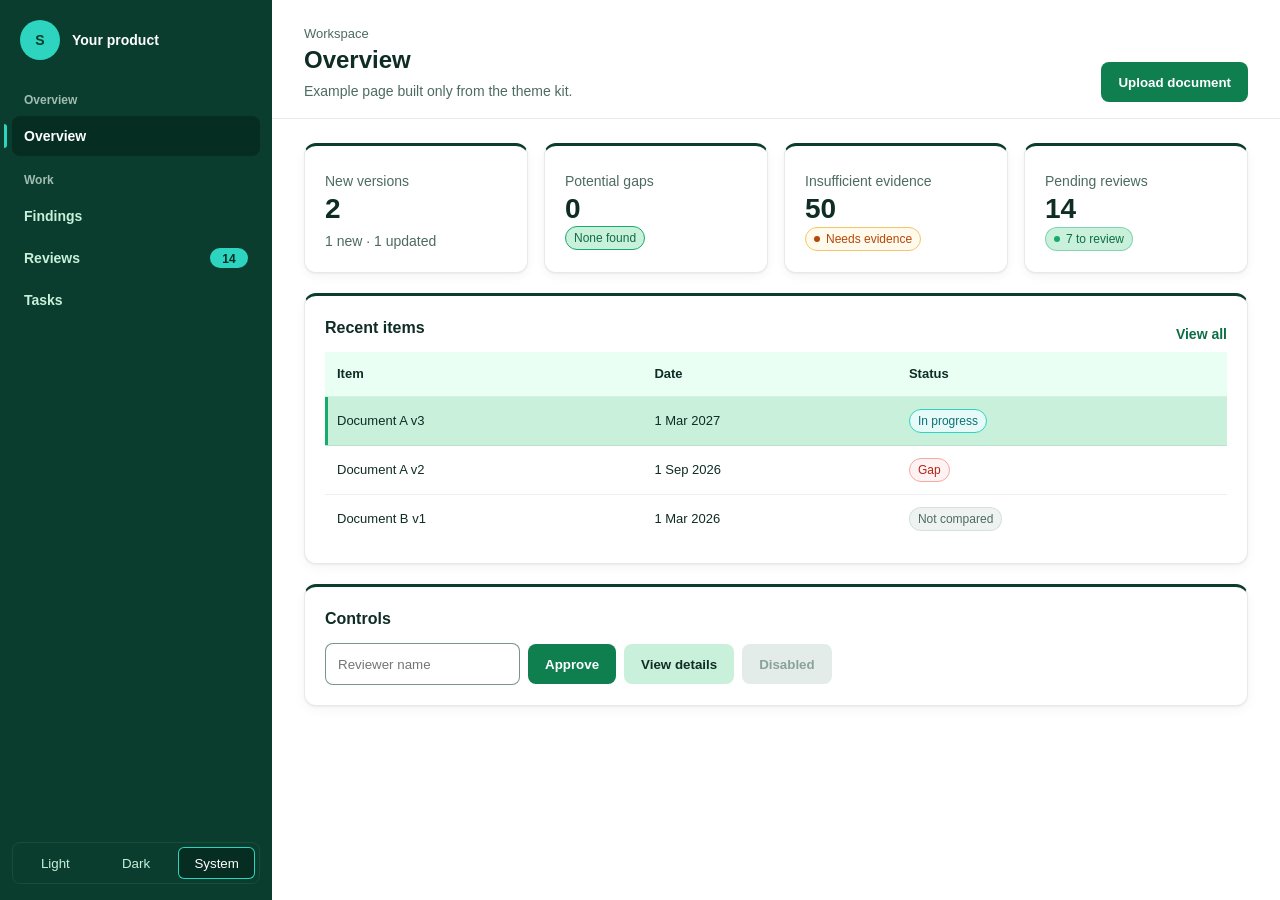
<file: design-docs/theme-kit/demo.html>
<!doctype html>
<html lang="en">
<head>
  <meta charset="UTF-8" />
  <meta name="viewport" content="width=device-width, initial-scale=1.0" />
  <meta name="color-scheme" content="dark light" />
  <title>Green and Mint theme demo</title>
  <!-- Theme before first paint: stored choice, else the operating system. -->
  <script>
    (function () {
      var pref = 'system';
      try { var v = localStorage.getItem('ds-theme'); if (v === 'light' || v === 'dark') pref = v; } catch (e) {}
      var light = pref === 'light' || (pref === 'system' && matchMedia('(prefers-color-scheme: light)').matches);
      document.documentElement.setAttribute('data-theme', light ? 'light' : 'dark');
    })();
  </script>
  <link rel="stylesheet" href="theme.css" />
  <link rel="stylesheet" href="components.css" />
  <style>
    /* Demo layout only */
    .app { display: flex; min-height: 100vh; }
    .sidebar { flex: none; display: flex; flex-direction: column; gap: 2px; }
    .brand { display: flex; align-items: center; gap: 12px; padding: 4px 8px 16px; color: var(--ds-shell-text-hi); font-weight: var(--ds-weight-bold); }
    .brand-tile { width: 40px; height: 40px; border-radius: 50%; display: grid; place-items: center; background: var(--ds-brand-tile-bg); color: var(--ds-brand-tile-fg); }
    .theme-toggle { margin-top: auto; display: flex; gap: 4px; padding: 4px; border: 1px solid var(--ds-shell-border); border-radius: 8px; }
    .theme-toggle button { flex: 1; height: 32px; border: 0; border-radius: 6px; background: transparent; color: var(--ds-shell-text); cursor: pointer; }
    .theme-toggle button[aria-pressed="true"] { background: var(--ds-shell-active-bg); color: var(--ds-shell-text-hi); box-shadow: inset 0 0 0 1px var(--ds-shell-accent); }
    main { flex: 1; min-width: 0; }
    .page-header { display: flex; justify-content: space-between; align-items: flex-end; gap: 16px; flex-wrap: wrap; }
    .content { padding: 24px 32px; display: grid; gap: 20px; }
    .kpis { display: grid; grid-template-columns: repeat(auto-fit, minmax(200px, 1fr)); gap: 16px; }
    .muted { color: var(--ds-text-secondary); margin: 4px 0 0; }
    .row { display: flex; gap: 8px; flex-wrap: wrap; align-items: center; }
    @media (max-width: 767px) { .app { flex-direction: column; } .sidebar { width: auto; } .content, .page-header { padding-left: 16px; padding-right: 16px; } }
  </style>
</head>
<body>
  <div class="app">
    <nav class="sidebar" aria-label="Main">
      <div class="brand"><span class="brand-tile">S</span><span>Your product</span></div>
      <div class="sidebar-label">Overview</div>
      <a class="sidebar-item" href="#" aria-current="page">Overview</a>
      <div class="sidebar-label">Work</div>
      <a class="sidebar-item" href="#">Findings</a>
      <a class="sidebar-item" href="#">Reviews <span class="sidebar-count">14</span></a>
      <a class="sidebar-item" href="#">Tasks</a>
      <div class="theme-toggle" role="group" aria-label="Colour theme">
        <button type="button" data-pref="light" aria-pressed="false">Light</button>
        <button type="button" data-pref="dark" aria-pressed="false">Dark</button>
        <button type="button" data-pref="system" aria-pressed="false">System</button>
      </div>
    </nav>
    <main>
      <header class="page-header">
        <div><div class="eyebrow">Workspace</div><h1>Overview</h1><p class="muted">Example page built only from the theme kit.</p></div>
        <button class="btn btn-primary" type="button">Upload document</button>
      </header>
      <div class="content">
        <div class="kpis">
          <section class="card"><div class="muted">New versions</div><div class="kpi-value">2</div><p class="muted">1 new · 1 updated</p></section>
          <section class="card"><div class="muted">Potential gaps</div><div class="kpi-value">0</div><span class="badge badge-success">None found</span></section>
          <section class="card"><div class="muted">Insufficient evidence</div><div class="kpi-value">50</div><span class="badge badge-warning badge-dot">Needs evidence</span></section>
          <section class="card"><div class="muted">Pending reviews</div><div class="kpi-value">14</div><span class="badge badge-accent badge-dot">7 to review</span></section>
        </div>
        <section class="card">
          <div class="row" style="justify-content: space-between"><h2 class="card-title">Recent items</h2><a href="#">View all</a></div>
          <table class="table">
            <thead><tr><th>Item</th><th>Date</th><th>Status</th></tr></thead>
            <tbody>
              <tr aria-selected="true"><td>Document A v3</td><td>1 Mar 2027</td><td><span class="badge badge-info">In progress</span></td></tr>
              <tr><td>Document A v2</td><td>1 Sep 2026</td><td><span class="badge badge-danger">Gap</span></td></tr>
              <tr><td>Document B v1</td><td>1 Mar 2026</td><td><span class="badge badge-neutral">Not compared</span></td></tr>
            </tbody>
          </table>
        </section>
        <section class="card">
          <h2 class="card-title">Controls</h2>
          <div class="row">
            <input class="input" placeholder="Reviewer name" aria-label="Reviewer name" />
            <button class="btn btn-primary" type="button">Approve</button>
            <button class="btn btn-secondary" type="button">View details</button>
            <button class="btn" type="button" disabled>Disabled</button>
          </div>
        </section>
      </div>
    </main>
  </div>
  <script>
    // Same controller as theme.js, inlined so the demo also works when opened straight from disk (file://).
    const KEY = 'ds-theme';
    const media = matchMedia('(prefers-color-scheme: light)');
    function getPreference() { try { const v = localStorage.getItem(KEY); if (v === 'light' || v === 'dark') return v; } catch {} return 'system'; }
    function apply(pref) {
      const theme = pref === 'system' ? (media.matches ? 'light' : 'dark') : pref;
      const root = document.documentElement;
      if (root.getAttribute('data-theme') === theme) return;
      root.classList.add('ds-theme-switching'); root.setAttribute('data-theme', theme);
      requestAnimationFrame(() => requestAnimationFrame(() => root.classList.remove('ds-theme-switching')));
    }
    function setPreference(pref) { try { pref === 'system' ? localStorage.removeItem(KEY) : localStorage.setItem(KEY, pref); } catch {} apply(pref); }
    function initTheme() {
      apply(getPreference());
      media.addEventListener('change', () => { if (getPreference() === 'system') apply('system'); });
      addEventListener('storage', (e) => { if (e.key === KEY) { apply(getPreference()); sync(); } });
    }
    const buttons = document.querySelectorAll('.theme-toggle button');
    const sync = () => buttons.forEach((b) => b.setAttribute('aria-pressed', String(b.dataset.pref === getPreference())));
    buttons.forEach((b) => b.addEventListener('click', () => { setPreference(b.dataset.pref); sync(); }));
    initTheme(); sync();
  </script>
</body>
</html>
</file>
<file: design-docs/theme-kit/theme.css>
/* Green & Mint — dark is the default; light applies with data-theme="light". */
:root, [data-theme="dark"] {
  color-scheme: dark;
  --ds-bg-canvas: #07160F;  --ds-bg-surface: #0B2119;  --ds-bg-raised: #0F2A20;  --ds-bg-sunken: #04100B;
  --ds-bg-input: #04100B;   --ds-bg-hover: rgba(45,212,191,.06);  --ds-bg-selected: rgba(45,212,191,.14);
  --ds-bg-neutral-tint: rgba(201,240,219,.06);  --ds-bg-disabled: #18342A;  --ds-bg-tooltip: #1A4033;
  --ds-table-head: #0F2A20; --ds-table-body: transparent;  --ds-table-row-hover: rgba(45,212,191,.06);

  --ds-text-primary: #FFFFFF; --ds-text-secondary: #D2D8D5; --ds-text-tertiary: #AEB6B2; --ds-text-disabled: #9AA39F;
  --ds-text-accent: #FFFFFF;  --ds-on-fill-strong: #FFFFFF;

  --ds-fill-strong: #0F7F50; --ds-fill-strong-hover: #0B6E45; --ds-fill-strong-active: #0B5E3B;
  --ds-accent: #2DD4BF; --ds-accent-indicator: #2DD4BF; --ds-accent-subtle: rgba(45,212,191,.14); --ds-accent-border: rgba(45,212,191,.30);
  --ds-focus-ring: #2DD4BF;
  --ds-btn-secondary-bg: #0F2A20; --ds-btn-secondary-text: #FFFFFF; --ds-btn-secondary-border: #2A5546;

  --ds-border-subtle: #17362B; --ds-border-default: #1F4336; --ds-border-strong: #2A5546;
  --ds-border-input: #4D7A69;  --ds-border-input-hover: #6A9886;
  --ds-card-top-width: 1px; --ds-card-top-color: #1F4336; --ds-card-shadow: none;

  --ds-shell-bg: #082A20; --ds-shell-active-bg: #041A13; --ds-shell-hover: rgba(201,240,219,.07);
  --ds-shell-text: #F2F5F4; --ds-shell-text-hi: #FFFFFF; --ds-shell-label: #B4BDB9; --ds-shell-accent: #2DD4BF;
  --ds-shell-border: rgba(201,240,219,.08);
  --ds-brand-tile-bg: #0F7F50; --ds-brand-tile-fg: #FFFFFF; --ds-count-bg: #0F7F50; --ds-count-fg: #FFFFFF;

  --ds-success: #5FD39A; --ds-success-subtle: rgba(95,211,154,.12); --ds-success-border: rgba(95,211,154,.30);
  --ds-info: #6CC8D6;    --ds-info-subtle: rgba(108,200,214,.12);  --ds-info-border: rgba(108,200,214,.30);
  --ds-warning: #F2B25C; --ds-warning-subtle: rgba(242,178,92,.12); --ds-warning-border: rgba(242,178,92,.30);
  --ds-danger: #F28B82;  --ds-danger-subtle: rgba(242,139,130,.12); --ds-danger-border: rgba(242,139,130,.30);
  --ds-badge-success-text: #FFFFFF; --ds-badge-info-text: #FFFFFF; --ds-badge-accent-text: #FFFFFF;

  --ds-weight-regular: 600; --ds-weight-medium: 600; --ds-weight-semibold: 700; --ds-weight-bold: 700;
}

[data-theme="light"] {
  color-scheme: light;
  --ds-bg-canvas: #FFFFFF;  --ds-bg-surface: #FFFFFF;  --ds-bg-raised: #F7FFF9;  --ds-bg-sunken: #EEF8F2;
  --ds-bg-input: #FFFFFF;   --ds-bg-hover: rgba(201,240,219,.50);  --ds-bg-selected: #C9F0DB;
  --ds-bg-neutral-tint: #EEF3F1;  --ds-bg-disabled: #E3ECE8;  --ds-bg-tooltip: #052D22;
  --ds-table-head: #E9FFF4; --ds-table-body: #FFFFFF;  --ds-table-row-hover: rgba(201,240,219,.35);

  --ds-text-primary: #0F2C25; --ds-text-secondary: #4D6B5F; --ds-text-tertiary: #4D6B5F; --ds-text-disabled: #8AA39A;
  --ds-text-accent: #0B6E45;  --ds-on-fill-strong: #FFFFFF;

  --ds-fill-strong: #0F7F50; --ds-fill-strong-hover: #0B6E45; --ds-fill-strong-active: #0B3D2E;
  --ds-accent: #0F7F50; --ds-accent-indicator: #16AB6D; --ds-accent-subtle: #C9F0DB; --ds-accent-border: rgba(22,171,109,.40);
  --ds-focus-ring: #0F7F50;
  --ds-btn-secondary-bg: #C9F0DB; --ds-btn-secondary-text: #0F2C25; --ds-btn-secondary-border: transparent;

  --ds-border-subtle: rgba(11,61,46,.08); --ds-border-default: rgba(11,61,46,.10); --ds-border-strong: rgba(11,61,46,.18);
  --ds-border-input: rgba(11,61,46,.55);  --ds-border-input-hover: #0B3D2E;
  --ds-card-top-width: 3px; --ds-card-top-color: #0B3D2E;
  --ds-card-shadow: 0 1px 2px rgba(9,35,28,.06), 0 4px 12px rgba(9,35,28,.04);

  --ds-shell-bg: #0B3D2E; --ds-shell-active-bg: #052D22; --ds-shell-hover: rgba(201,240,219,.08);
  --ds-shell-text: #C9F0DB; --ds-shell-text-hi: #FFFFFF; --ds-shell-label: #9FBDB1; --ds-shell-accent: #2DD4BF;
  --ds-shell-border: rgba(201,240,219,.08);
  --ds-brand-tile-bg: #2DD4BF; --ds-brand-tile-fg: #0B3D2E; --ds-count-bg: #2DD4BF; --ds-count-fg: #052D22;

  --ds-success: #0B6E45; --ds-success-subtle: #C9F0DB; --ds-success-border: #16AB6D;
  --ds-info: #0E6F78;    --ds-info-subtle: #E6FBF8; --ds-info-border: #2DD4BF;
  --ds-warning: #B54708; --ds-warning-subtle: #FFFAEB; --ds-warning-border: #F5C56B;
  --ds-danger: #B42318;  --ds-danger-subtle: #FEF3F2; --ds-danger-border: #F4A9A3;
  --ds-badge-success-text: #0B6E45; --ds-badge-info-text: #0E6F78; --ds-badge-accent-text: #0B6E45;

  --ds-weight-regular: 400; --ds-weight-medium: 500; --ds-weight-semibold: 600; --ds-weight-bold: 700;
}

/* Shared, theme-independent tokens */
:root {
  --ds-font-sans: Inter, "Inter var", -apple-system, BlinkMacSystemFont, "Segoe UI", Roboto, "Helvetica Neue", Arial, "Noto Sans", sans-serif;
  --ds-radius-sm: 4px; --ds-radius-md: 6px; --ds-radius-lg: 8px; --ds-radius-card: 12px; --ds-radius-full: 9999px;
  --ds-sidebar-width: 248px; --ds-header-height: 64px;
  --ds-ease: cubic-bezier(.2,0,0,1); --ds-fast: .12s; --ds-base: .18s;
}
.ds-theme-switching, .ds-theme-switching * { transition: none !important; }
</file>
<file: design-docs/theme-kit/components.css>
body { margin: 0; font: var(--ds-weight-regular) 14px/22px var(--ds-font-sans); color: var(--ds-text-primary); background: var(--ds-bg-canvas); }
:where(input, textarea, select, button) { font-family: inherit; font-weight: var(--ds-weight-regular); }
:focus-visible { outline: 2px solid var(--ds-focus-ring); outline-offset: 2px; }

/* Sidebar */
.sidebar { width: var(--ds-sidebar-width); background: var(--ds-shell-bg); color: var(--ds-shell-text); padding: 16px 12px; }
.sidebar-label { color: var(--ds-shell-label); font: var(--ds-weight-semibold) 12px/16px var(--ds-font-sans); padding: 14px 12px 6px; }
.sidebar-item { position: relative; display: flex; align-items: center; gap: 12px; height: 40px; padding: 0 12px; border-radius: 8px;
  color: var(--ds-shell-text); font-weight: var(--ds-weight-semibold); text-decoration: none; }
.sidebar-item:hover { background: var(--ds-shell-hover); }
.sidebar-item[aria-current="page"] { background: var(--ds-shell-active-bg); color: var(--ds-shell-text-hi); }
.sidebar-item[aria-current="page"]::before { content: ""; position: absolute; left: -8px; top: 8px; bottom: 8px; width: 3px;
  border-radius: 0 3px 3px 0; background: var(--ds-shell-accent); }
.sidebar-count { margin-left: auto; min-width: 24px; height: 20px; padding: 0 7px; border-radius: var(--ds-radius-full);
  display: inline-grid; place-items: center; background: var(--ds-count-bg); color: var(--ds-count-fg); font-size: 12px; font-weight: var(--ds-weight-semibold); }

/* Page header */
.page-header { padding: 24px 32px 16px; border-bottom: 1px solid var(--ds-border-default); }
.page-header h1 { margin: 0; font: var(--ds-weight-semibold) 24px/32px var(--ds-font-sans); color: var(--ds-text-primary); }
.page-header .eyebrow { font: var(--ds-weight-medium) 13px/20px var(--ds-font-sans); color: var(--ds-text-secondary); }

/* Card — the 3px dark-green top border shows in light mode */
.card { background: var(--ds-bg-surface); border: 1px solid var(--ds-border-default); border-radius: var(--ds-radius-card);
  border-top: var(--ds-card-top-width) solid var(--ds-card-top-color); box-shadow: var(--ds-card-shadow); padding: 20px; }
.card-title { font: var(--ds-weight-semibold) 16px/24px var(--ds-font-sans); margin: 0 0 12px; }
.kpi-value { font: var(--ds-weight-bold) 28px/34px var(--ds-font-sans); font-variant-numeric: tabular-nums; }

/* Buttons */
.btn { height: 40px; padding: 0 16px; border-radius: 8px; border: 1px solid transparent; font-weight: var(--ds-weight-semibold); cursor: pointer;
  display: inline-flex; align-items: center; gap: 8px; transition: background-color var(--ds-fast) var(--ds-ease); }
.btn-sm { height: 32px; padding: 0 12px; }
.btn-primary { background: var(--ds-fill-strong); color: var(--ds-on-fill-strong); }
.btn-primary:hover { background: var(--ds-fill-strong-hover); }
.btn-primary:active { background: var(--ds-fill-strong-active); }
.btn-secondary { background: var(--ds-btn-secondary-bg); color: var(--ds-btn-secondary-text); border-color: var(--ds-btn-secondary-border); }
.btn:disabled { background: var(--ds-bg-disabled); color: var(--ds-text-disabled); cursor: not-allowed; }

/* Inputs */
.input { height: 40px; padding: 0 12px; border-radius: 8px; background: var(--ds-bg-input); color: var(--ds-text-primary);
  border: 1px solid var(--ds-border-input); }
.input:hover { border-color: var(--ds-border-input-hover); }

/* Tables */
.table { width: 100%; border-collapse: collapse; font-size: 13px; }
.table th { height: 44px; padding: 0 12px; text-align: left; background: var(--ds-table-head); font-weight: var(--ds-weight-semibold); }
.table td { padding: 12px; background: var(--ds-table-body); border-top: 1px solid var(--ds-border-subtle); }
.table tbody tr:hover td { background: var(--ds-table-row-hover); }
.table tr[aria-selected="true"] td { background: var(--ds-bg-selected); }
.table tr[aria-selected="true"] td:first-child { box-shadow: inset 3px 0 0 var(--ds-accent-indicator); }

/* Badges */
.badge { display: inline-flex; align-items: center; gap: 6px; height: 22px; padding: 0 8px; border-radius: var(--ds-radius-full);
  border: 1px solid; font: var(--ds-weight-medium) 12px/1 var(--ds-font-sans); white-space: nowrap; }
.badge-dot::before { content: ""; width: 6px; height: 6px; border-radius: 50%; background: currentColor; }
.badge-success { background: var(--ds-success-subtle); border-color: var(--ds-success-border); color: var(--ds-badge-success-text); }
.badge-info    { background: var(--ds-info-subtle);    border-color: var(--ds-info-border);    color: var(--ds-badge-info-text); }
.badge-accent  { background: var(--ds-accent-subtle);  border-color: var(--ds-accent-border);  color: var(--ds-badge-accent-text); }
.badge-warning { background: var(--ds-warning-subtle); border-color: var(--ds-warning-border); color: var(--ds-warning); }
.badge-danger  { background: var(--ds-danger-subtle);  border-color: var(--ds-danger-border);  color: var(--ds-danger); }
.badge-neutral { background: var(--ds-bg-neutral-tint); border-color: var(--ds-border-default); color: var(--ds-text-secondary); }
.badge-success.badge-dot::before, .badge-info.badge-dot::before, .badge-accent.badge-dot::before { background: var(--ds-accent-indicator); }

/* Links */
a { color: var(--ds-text-accent); font-weight: var(--ds-weight-semibold); text-decoration: none; }
a:hover { text-decoration: underline; }

@media (prefers-reduced-motion: reduce) { * { transition: none !important; animation: none !important; } }
</file>
